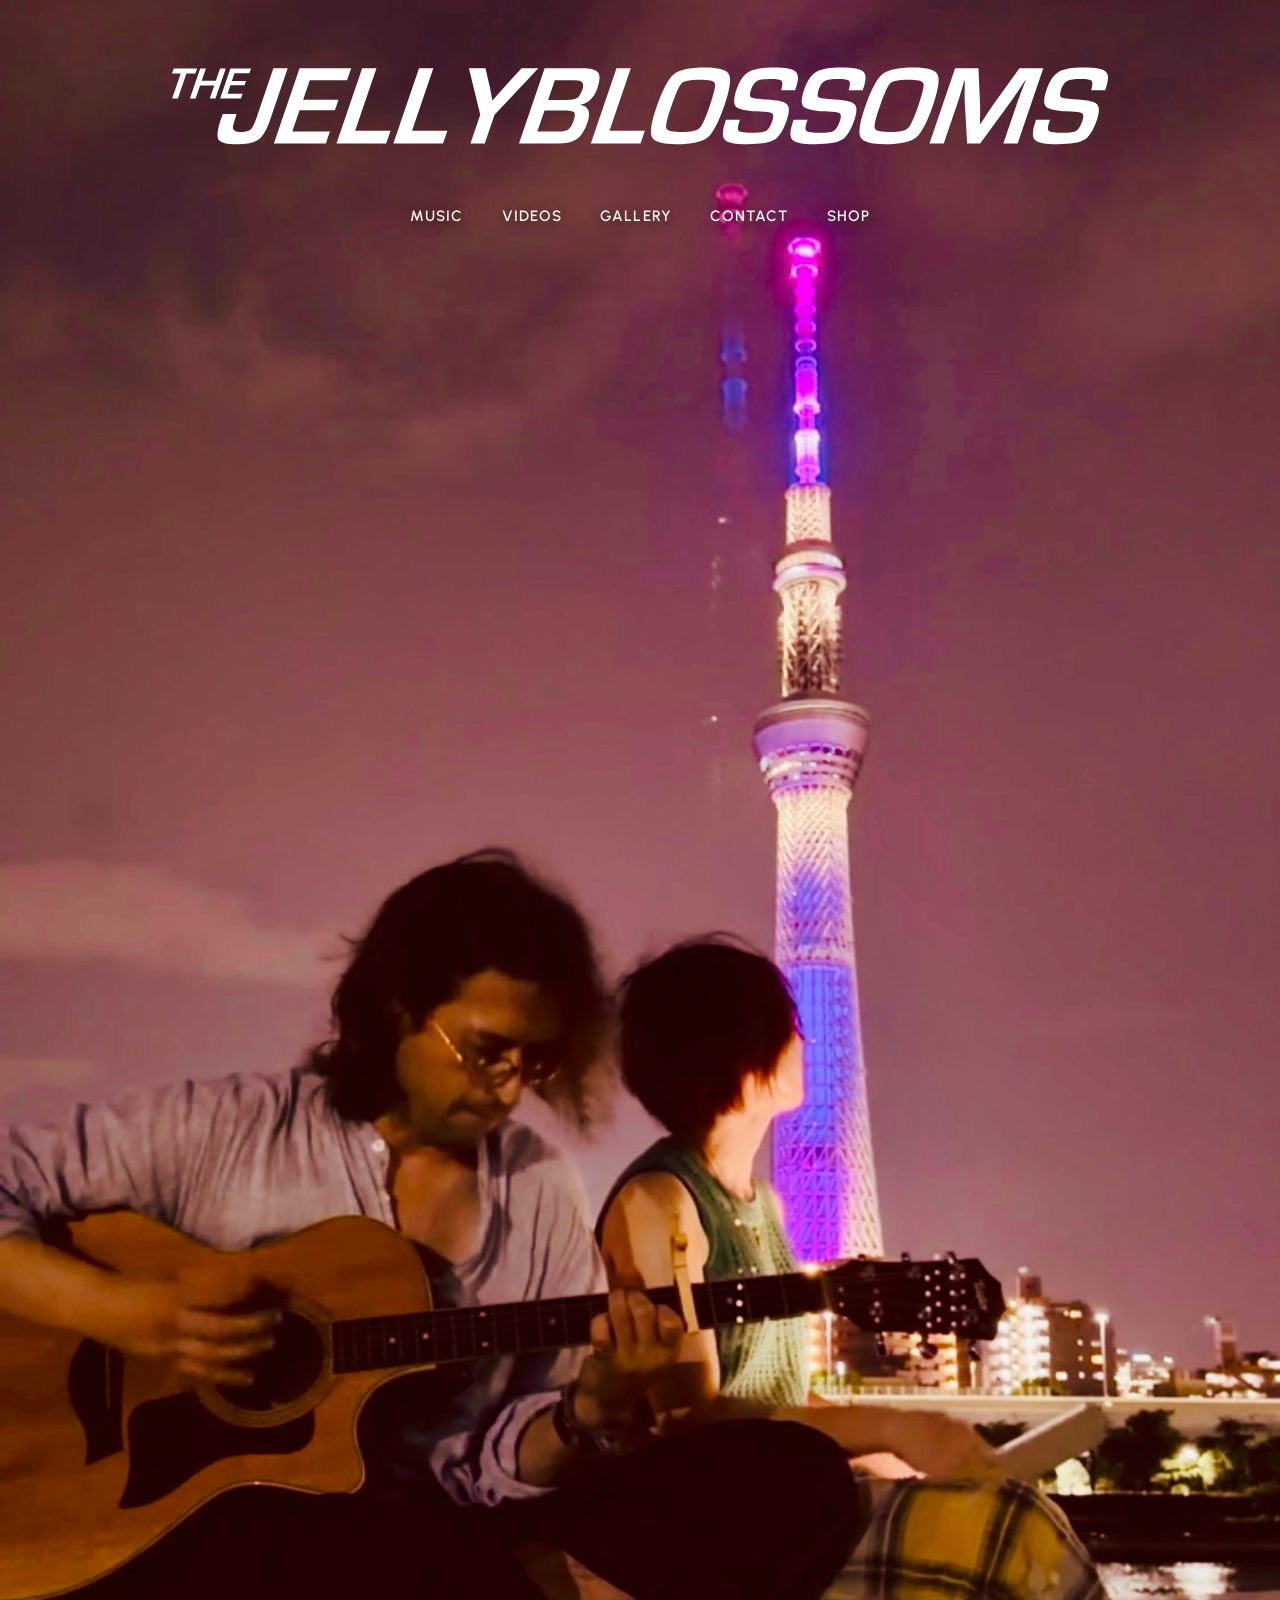
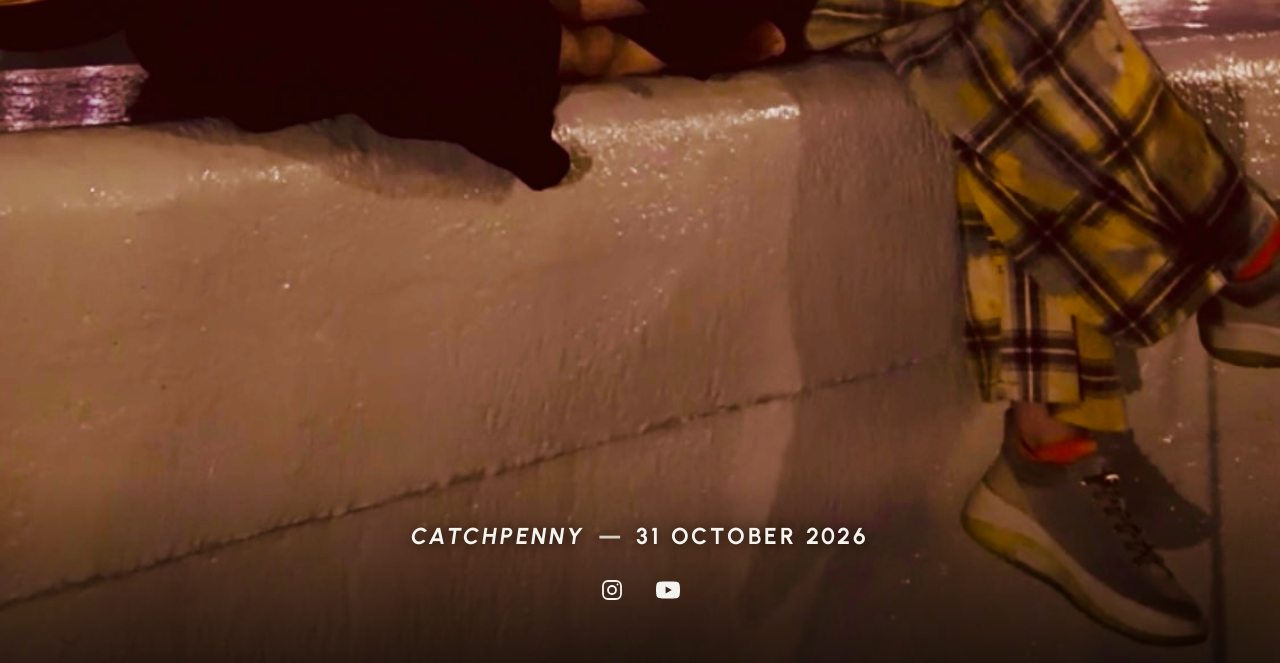
<file: index.html>
<!DOCTYPE html>

<html lang="en">
<head>
<meta charset="utf-8"/>
<meta content="width=device-width,initial-scale=1" name="viewport"/>
<meta content="#100b19" name="theme-color"/>
<meta content="The Jellyblossoms — Catchpenny" name="description"/>
<title>The Jellyblossoms</title>
<link as="image" href="assets/homepage-original.jpg" rel="preload"/>
<link href="https://fonts.googleapis.com" rel="preconnect"/>
<link crossorigin="" href="https://fonts.gstatic.com" rel="preconnect"/>
<link href="styles.css" rel="stylesheet"/>
<link href="assets/favicon.ico" rel="icon" sizes="any"/>
<link href="assets/favicon-512.png" rel="icon" sizes="512x512" type="image/png"/>
<link href="assets/apple-touch-icon.png" rel="apple-touch-icon"/>
<style>
    .social-links { display: flex; justify-content: center; align-items: center; gap: 12px; }
    .social-links a { display: inline-flex; align-items: center; justify-content: center; width: 44px; height: 44px; color: #f5f3ef; border-radius: 6px; text-decoration: none; transition: opacity 150ms ease; }
    .social-links a:hover { opacity: .7; }
    .social-links a:focus-visible { outline: 2px solid currentColor; outline-offset: 3px; }
    .social-links svg { display: block; width: 24px; height: 24px; }
    .home-social-footer { margin-top: 16px; line-height: 1; }
</style>
</head>
<body class="homepage">
<main class="photo-home">
<img alt="The Jellyblossoms playing guitar beside the illuminated Tokyo Skytree at night" class="hero-original" height="1989" src="assets/homepage-original.jpg" width="1125"/>
<header class="site-header">
<a aria-label="The Jellyblossoms — Home" class="brand" href="index.html">
<img alt="The Jellyblossoms" class="brand-logo" height="244" src="assets/jellyblossoms-logo.svg" width="1788"/>
</a>
<nav aria-label="Main navigation" class="nav">
<a href="music.html">Music</a>
<a href="videos.html">Videos</a>
<a href="gallery.html">Gallery</a>
<a href="contact.html">Contact</a>
<a href="shop.html">Shop</a>
</nav>
</header>
<div class="home-bottom">
<p class="release-name">
<em>Catchpenny</em> <span class="release-separator">—</span> 31 October 2026</p>
<footer class="home-social-footer">
<nav class="social-links" aria-label="Footer social media">
      <a
        href="https://www.instagram.com/thejellyblossoms_official/"
        target="_blank"
        rel="noopener noreferrer"
        aria-label="The Jellyblossoms on Instagram (opens in a new tab)"
        title="Instagram"
      >
        <svg
          xmlns="http://www.w3.org/2000/svg"
          viewBox="0 0 24 24"
          fill="none"
          stroke="currentColor"
          stroke-width="1.8"
          aria-hidden="true"
          focusable="false"
        >
          <rect x="3" y="3" width="18" height="18" rx="5"/>
          <circle cx="12" cy="12" r="4"/>
          <circle cx="17.5" cy="6.5" r="1" fill="currentColor" stroke="none"/>
        </svg>
      </a>

      <a
        href="https://www.youtube.com/@thejellyblossoms"
        target="_blank"
        rel="noopener noreferrer"
        aria-label="The Jellyblossoms on YouTube (opens in a new tab)"
        title="YouTube"
      >
        <svg
          xmlns="http://www.w3.org/2000/svg"
          viewBox="0 0 24 24"
          aria-hidden="true"
          focusable="false"
        >
          <path
            fill="currentColor"
            d="M23.5 6.2a3 3 0 0 0-2.1-2.1C19.5 3.6 12 3.6 12 3.6s-7.5 0-9.4.5A3 3 0 0 0 .5 6.2 31 31 0 0 0 0 12a31 31 0 0 0 .5 5.8 3 3 0 0 0 2.1 2.1c1.9.5 9.4.5 9.4.5s7.5 0 9.4-.5a3 3 0 0 0 2.1-2.1A31 31 0 0 0 24 12a31 31 0 0 0-.5-5.8ZM9.6 15.6V8.4l6.2 3.6-6.2 3.6Z"
          />
        </svg>
      </a>
    </nav>
</footer>
</div>
</main>
</body>
</html>
</file>
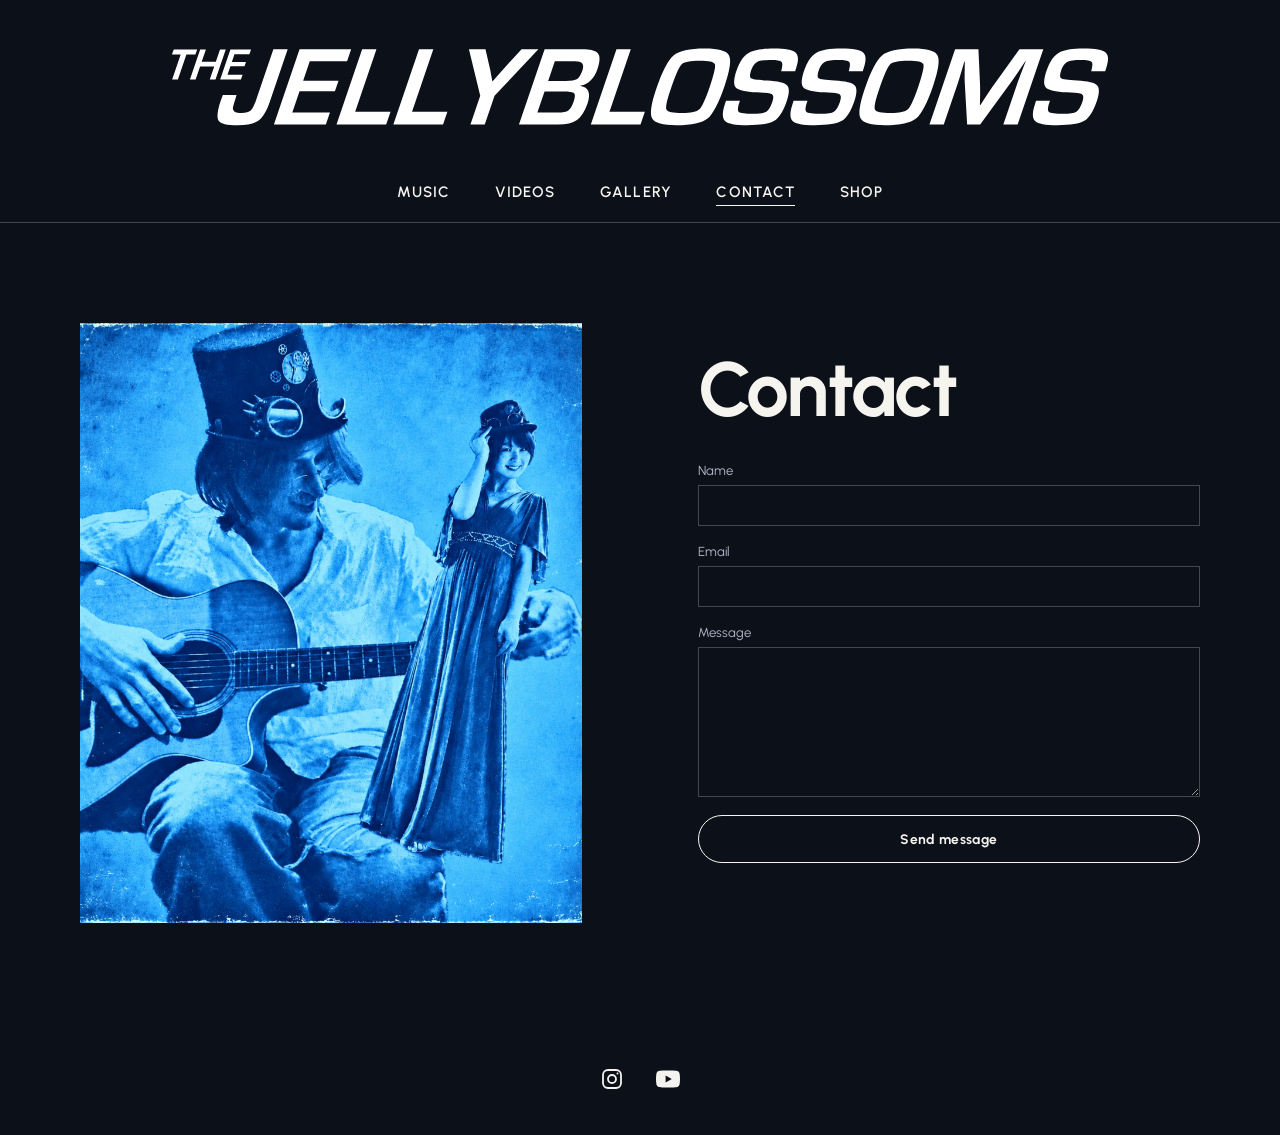
<file: contact.html>
<!DOCTYPE html>

<html lang="en">
<head>
<meta charset="utf-8"/>
<meta content="width=device-width,initial-scale=1" name="viewport"/>
<meta content="#0c1019" name="theme-color"/>
<meta content="The Jellyblossoms — Catchpenny" name="description"/>
<title>Contact — The Jellyblossoms</title>
<link href="https://fonts.googleapis.com" rel="preconnect"/>
<link crossorigin="" href="https://fonts.gstatic.com" rel="preconnect"/>
<link href="styles.css" rel="stylesheet"/>
<link href="assets/favicon.ico" rel="icon" sizes="any"/>
<link href="assets/favicon-512.png" rel="icon" sizes="512x512" type="image/png"/>
<link href="assets/apple-touch-icon.png" rel="apple-touch-icon"/>
<style>
    .social-links { display: flex; justify-content: center; align-items: center; gap: 12px; }
    .social-links a { display: inline-flex; align-items: center; justify-content: center; width: 44px; height: 44px; color: #f5f3ef; border-radius: 6px; text-decoration: none; transition: opacity 150ms ease; }
    .social-links a:hover { opacity: .7; }
    .social-links a:focus-visible { outline: 2px solid currentColor; outline-offset: 3px; }
    .social-links svg { display: block; width: 24px; height: 24px; }
    .home-social-footer { margin-top: 16px; line-height: 1; }
</style>
</head>
<body class="content-page">
<header class="site-header">
<a aria-label="The Jellyblossoms — Home" class="brand" href="index.html">
<img alt="The Jellyblossoms" class="brand-logo" height="244" src="assets/jellyblossoms-logo.svg" width="1788"/>
</a>
<nav aria-label="Main navigation" class="nav">
<a href="music.html">Music</a>
<a href="videos.html">Videos</a>
<a href="gallery.html">Gallery</a>
<a aria-current="page" class="active" href="contact.html">Contact</a>
<a href="shop.html">Shop</a>
</nav>
</header>
<main class="container page-content">
<div class="two-cols">
<img alt="Blue-toned portrait of The Jellyblossoms" class="contact-art" height="2048" src="assets/contact.webp" width="2048"/>
<div>
<h1 class="plain-title">Contact</h1>
<form action="https://formspree.io/f/mvkkzzge" aria-label="Contact The Jellyblossoms" class="contact-form" id="contact-form" method="POST">
<label>Name<input autocomplete="name" maxlength="120" name="name" required=""/>
</label>
<label>Email<input autocomplete="email" name="email" required="" type="email"/>
</label>
<label>Message<textarea maxlength="10000" name="message" required="">
</textarea>
</label>
<button class="action" type="submit">Send message</button>
<p aria-live="polite" class="form-status" id="form-status" role="status">
</p>
</form>
</div>
</div>
</main>
<footer class="footer">
    <nav class="social-links" aria-label="Footer social media">
      <a
        href="https://www.instagram.com/thejellyblossoms_official/"
        target="_blank"
        rel="noopener noreferrer"
        aria-label="The Jellyblossoms on Instagram (opens in a new tab)"
        title="Instagram"
      >
        <svg
          xmlns="http://www.w3.org/2000/svg"
          viewBox="0 0 24 24"
          fill="none"
          stroke="currentColor"
          stroke-width="1.8"
          aria-hidden="true"
          focusable="false"
        >
          <rect x="3" y="3" width="18" height="18" rx="5"/>
          <circle cx="12" cy="12" r="4"/>
          <circle cx="17.5" cy="6.5" r="1" fill="currentColor" stroke="none"/>
        </svg>
      </a>

      <a
        href="https://www.youtube.com/@thejellyblossoms"
        target="_blank"
        rel="noopener noreferrer"
        aria-label="The Jellyblossoms on YouTube (opens in a new tab)"
        title="YouTube"
      >
        <svg
          xmlns="http://www.w3.org/2000/svg"
          viewBox="0 0 24 24"
          aria-hidden="true"
          focusable="false"
        >
          <path
            fill="currentColor"
            d="M23.5 6.2a3 3 0 0 0-2.1-2.1C19.5 3.6 12 3.6 12 3.6s-7.5 0-9.4.5A3 3 0 0 0 .5 6.2 31 31 0 0 0 0 12a31 31 0 0 0 .5 5.8 3 3 0 0 0 2.1 2.1c1.9.5 9.4.5 9.4.5s7.5 0 9.4-.5a3 3 0 0 0 2.1-2.1A31 31 0 0 0 24 12a31 31 0 0 0-.5-5.8ZM9.6 15.6V8.4l6.2 3.6-6.2 3.6Z"
          />
        </svg>
      </a>
    </nav>
  </footer>
<script defer="" src="contact.js">
</script>
</body>
</html>
</file>
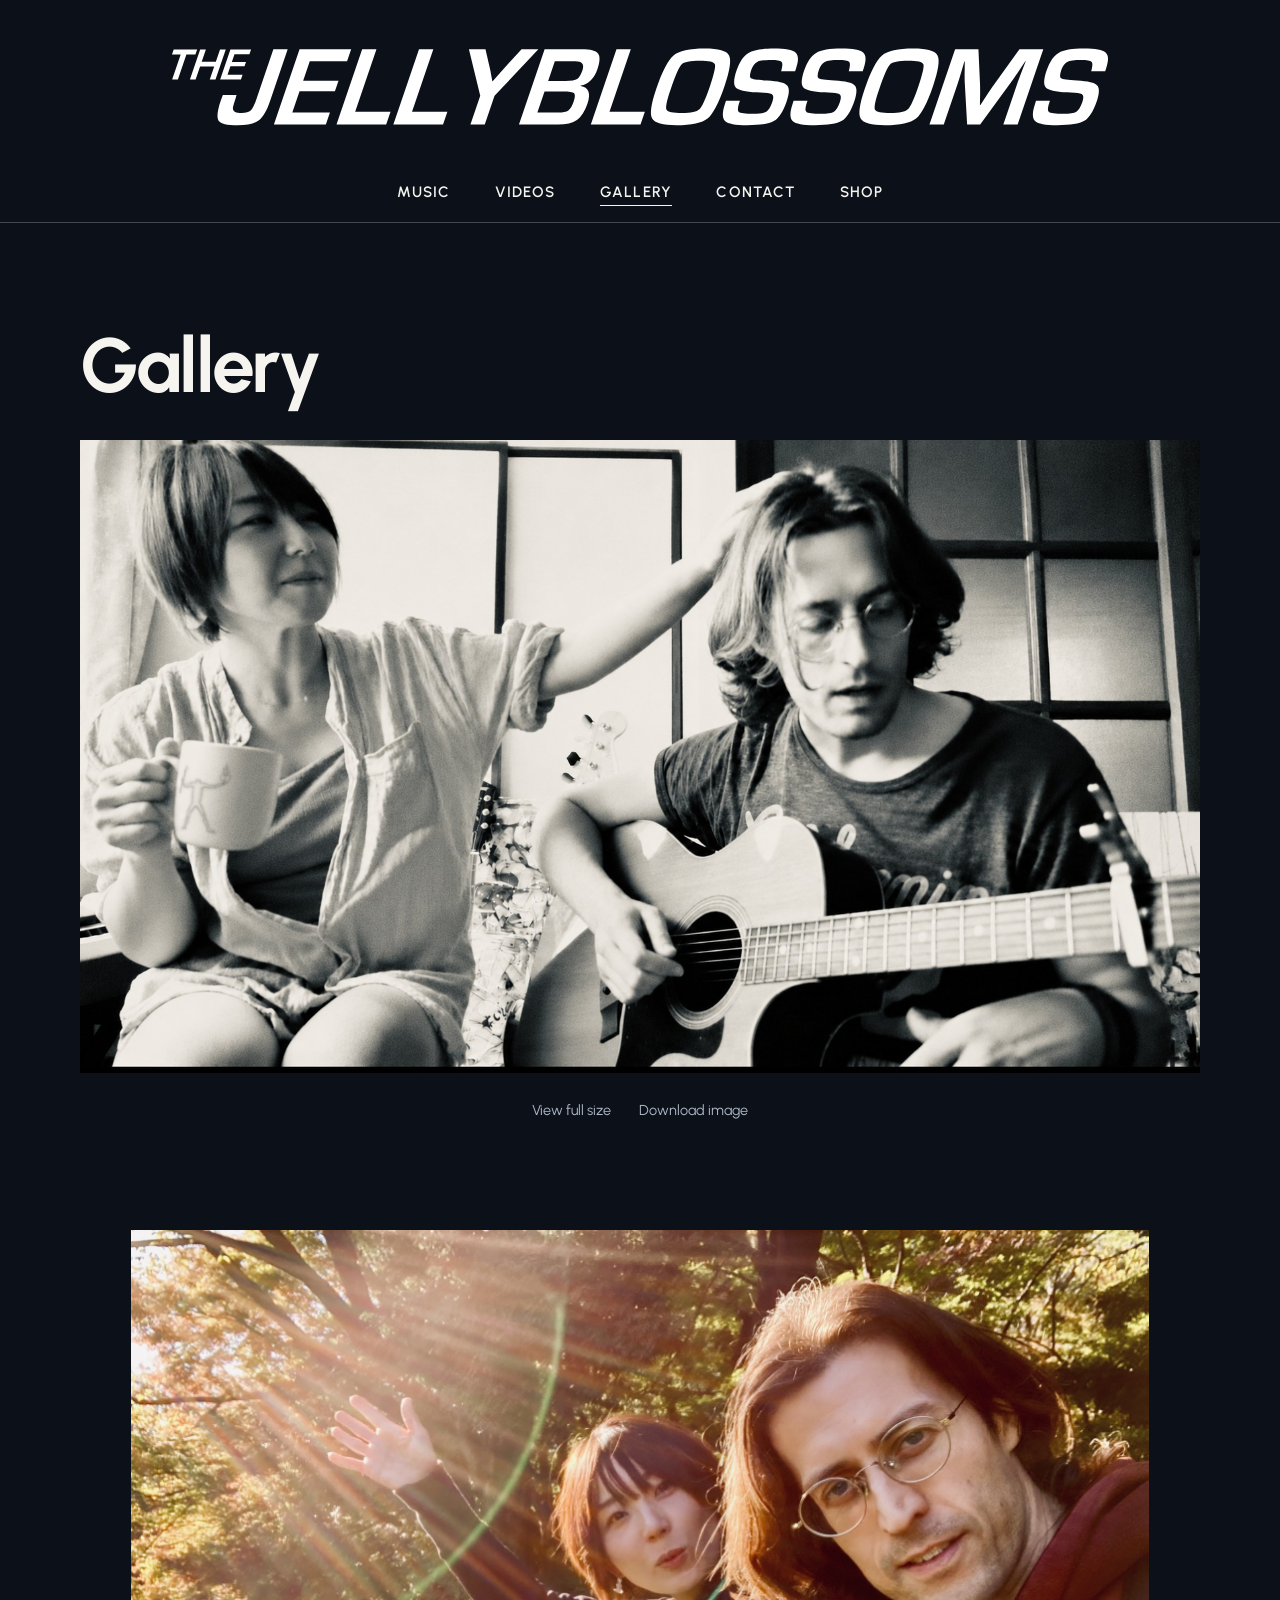
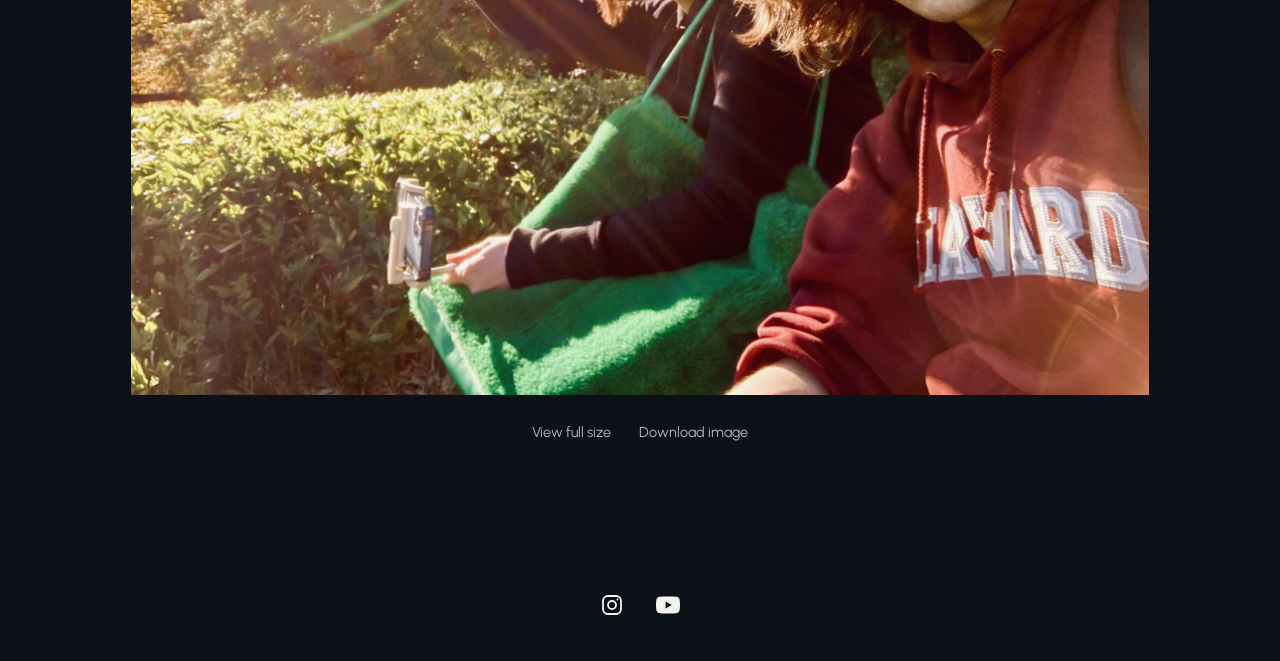
<file: gallery.html>
<!DOCTYPE html>
<html lang="en">
<head>
<meta charset="utf-8"/>
<meta content="width=device-width,initial-scale=1" name="viewport"/>
<meta content="#0c1019" name="theme-color"/>
<meta content="A curated collection of photographs and images from The Jellyblossoms." name="description"/>
<title>Gallery — The Jellyblossoms</title>
<link href="https://fonts.googleapis.com" rel="preconnect"/>
<link crossorigin="" href="https://fonts.gstatic.com" rel="preconnect"/>
<link href="styles.css" rel="stylesheet"/>
<link href="assets/favicon.ico" rel="icon" sizes="any"/>
<link href="assets/favicon-512.png" rel="icon" sizes="512x512" type="image/png"/>
<link href="assets/apple-touch-icon.png" rel="apple-touch-icon"/>
<style>
    .social-links { display: flex; justify-content: center; align-items: center; gap: 12px; }
    .social-links a { display: inline-flex; align-items: center; justify-content: center; width: 44px; height: 44px; color: #f5f3ef; border-radius: 6px; text-decoration: none; transition: opacity 150ms ease; }
    .social-links a:hover { opacity: .7; }
    .social-links a:focus-visible { outline: 2px solid currentColor; outline-offset: 3px; }
    .social-links svg { display: block; width: 24px; height: 24px; }
    .home-social-footer { margin-top: 16px; line-height: 1; }
.gallery { display: grid; gap: clamp(56px, 8vw, 112px); }
    .gallery figure { margin: 0; }
    .gallery-photo-link { display: block; width: fit-content; max-width: 100%; margin: 0 auto; cursor: zoom-in; }
    .gallery-photo { display: block; width: auto; height: auto; max-width: 100%; max-height: 85svh; }
    .gallery-caption { display: flex; justify-content: center; flex-wrap: wrap; gap: 12px 28px; margin-top: 20px; color: var(--muted); font-size: .9rem; }
    .gallery-caption a { display: inline-block; padding: 8px 0; text-underline-offset: 5px; }
    .gallery-caption a:hover { color: var(--ink); text-decoration: underline; }
    .gallery a:focus-visible, .gallery-viewer button:focus-visible { outline: 2px solid var(--ink); outline-offset: 5px; }
    .gallery-viewer { border: 0; padding: 56px 16px 20px; width: 96vw; max-width: 1800px; max-height: 96svh; background: var(--bg); color: var(--ink); }
    .gallery-viewer::backdrop { background: rgba(0,0,0,.9); }
    .gallery-viewer img { display: block; width: auto; height: auto; max-width: 100%; max-height: 78svh; margin: 0 auto; }
    .gallery-close { position: absolute; right: 12px; top: 8px; width: 44px; height: 44px; border: 0; background: transparent; color: inherit; font-size: 30px; line-height: 1; cursor: pointer; }
</style>
</head>
<body class="content-page">
<header class="site-header">
<a aria-label="The Jellyblossoms — Home" class="brand" href="index.html">
<img alt="The Jellyblossoms" class="brand-logo" height="244" src="assets/jellyblossoms-logo.svg" width="1788"/>
</a>
<nav aria-label="Main navigation" class="nav">
<a href="music.html">Music</a>
<a href="videos.html">Videos</a>
<a aria-current="page" class="active" href="gallery.html">Gallery</a>
<a href="contact.html">Contact</a>
<a href="shop.html">Shop</a>
</nav>
</header>
<main class="container page-content">
  <h1 class="plain-title">Gallery</h1>
  <div class="gallery">
    <figure>
      <a class="gallery-photo-link" href="gallery-photo-01-full.png" data-gallery-open aria-label="View full-size photograph">
        <img class="gallery-photo" src="gallery-photo-01.jpg" width="1667" height="943" alt="Black-and-white portrait of Mizue holding a mug beside Tyler playing acoustic guitar." decoding="async"/>
      </a>
      <figcaption class="gallery-caption">
        <a href="gallery-photo-01-full.png" data-gallery-open>View full size</a>
        <a href="gallery-photo-01-full.png" download="The-Jellyblossoms-01.png">Download image</a>
      </figcaption>
    </figure>
    <figure>
      <a class="gallery-photo-link" href="gallery-photo-02.jpg" data-gallery-open aria-label="View full-size photograph">
        <img class="gallery-photo" src="gallery-photo-02.jpg" width="2048" height="1538" alt="Mizue waves beside Tyler in a sunlit garden." loading="lazy" decoding="async"/>
      </a>
      <figcaption class="gallery-caption">
        <a href="gallery-photo-02.jpg" data-gallery-open>View full size</a>
        <a href="gallery-photo-02.jpg" download="The-Jellyblossoms-02.jpg">Download image</a>
      </figcaption>
    </figure>
  </div>
</main>
<footer class="footer">
    <nav class="social-links" aria-label="Footer social media">
      <a
        href="https://www.instagram.com/thejellyblossoms_official/"
        target="_blank"
        rel="noopener noreferrer"
        aria-label="The Jellyblossoms on Instagram (opens in a new tab)"
        title="Instagram"
      >
        <svg
          xmlns="http://www.w3.org/2000/svg"
          viewBox="0 0 24 24"
          fill="none"
          stroke="currentColor"
          stroke-width="1.8"
          aria-hidden="true"
          focusable="false"
        >
          <rect x="3" y="3" width="18" height="18" rx="5"/>
          <circle cx="12" cy="12" r="4"/>
          <circle cx="17.5" cy="6.5" r="1" fill="currentColor" stroke="none"/>
        </svg>
      </a>

      <a
        href="https://www.youtube.com/@thejellyblossoms"
        target="_blank"
        rel="noopener noreferrer"
        aria-label="The Jellyblossoms on YouTube (opens in a new tab)"
        title="YouTube"
      >
        <svg
          xmlns="http://www.w3.org/2000/svg"
          viewBox="0 0 24 24"
          aria-hidden="true"
          focusable="false"
        >
          <path
            fill="currentColor"
            d="M23.5 6.2a3 3 0 0 0-2.1-2.1C19.5 3.6 12 3.6 12 3.6s-7.5 0-9.4.5A3 3 0 0 0 .5 6.2 31 31 0 0 0 0 12a31 31 0 0 0 .5 5.8 3 3 0 0 0 2.1 2.1c1.9.5 9.4.5 9.4.5s7.5 0 9.4-.5a3 3 0 0 0 2.1-2.1A31 31 0 0 0 24 12a31 31 0 0 0-.5-5.8ZM9.6 15.6V8.4l6.2 3.6-6.2 3.6Z"
          />
        </svg>
      </a>
    </nav>
  </footer>

<dialog class="gallery-viewer" aria-label="Full-size photograph" id="gallery-viewer">
  <button class="gallery-close" type="button" aria-label="Close photograph">×</button>
  <img alt=""/>
</dialog>
<script>
  (() => {
    const viewer = document.getElementById('gallery-viewer');
    if (!viewer || typeof viewer.showModal !== 'function') return;
    const image = viewer.querySelector('img');
    let previousOverflow;
    document.querySelectorAll('[data-gallery-open]').forEach(link => {
      link.addEventListener('click', event => {
        if (event.ctrlKey || event.metaKey || event.shiftKey || event.altKey) return;
        event.preventDefault();
        image.alt = link.closest('figure').querySelector('img').alt;
        image.src = link.href;
        previousOverflow = document.body.style.overflow;
        document.body.style.overflow = 'hidden';
        viewer.showModal();
      });
    });
    viewer.querySelector('button').addEventListener('click', () => viewer.close());
    viewer.addEventListener('click', event => {
      if (event.target !== viewer) return;
      const box = viewer.getBoundingClientRect();
      if (event.clientX < box.left || event.clientX > box.right || event.clientY < box.top || event.clientY > box.bottom) viewer.close();
    });
    viewer.addEventListener('close', () => { document.body.style.overflow = previousOverflow || ''; });
  })();
</script>
</body>
</html>
</file>
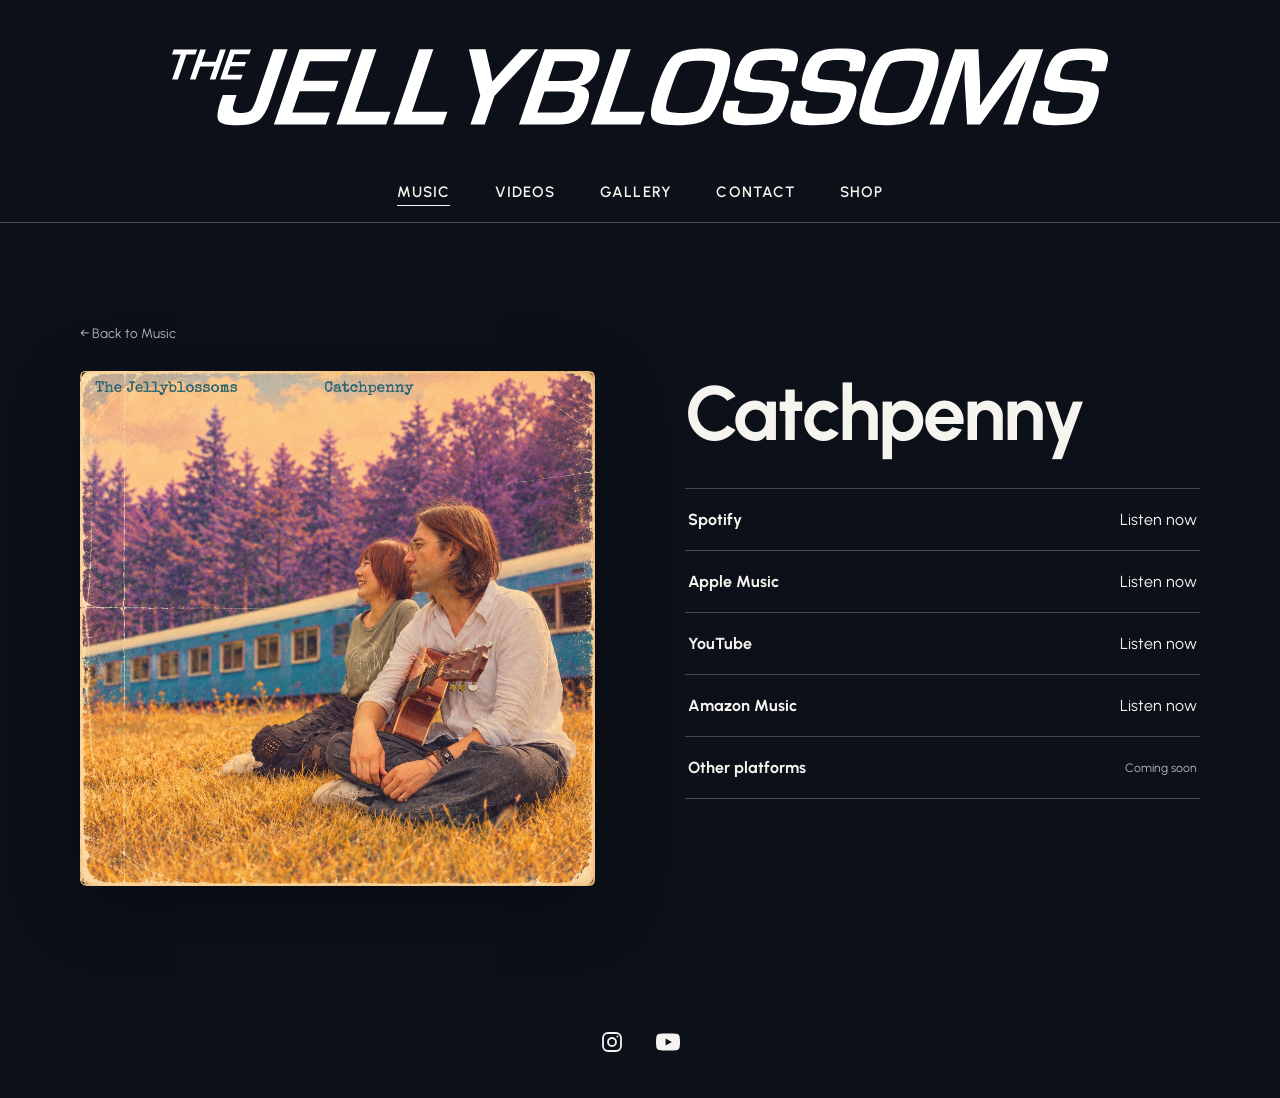
<file: listen.html>
<!DOCTYPE html>
<html lang="en">
<head>
  <meta charset="utf-8"/>
  <meta content="width=device-width,initial-scale=1" name="viewport"/>
  <meta content="#0c1019" name="theme-color"/>
  <meta content="The Jellyblossoms — Catchpenny" name="description"/>
  <title>Listen / Buy — The Jellyblossoms</title>
  <link href="https://fonts.googleapis.com" rel="preconnect"/>
  <link crossorigin="" href="https://fonts.gstatic.com" rel="preconnect"/>
  <link href="styles.css" rel="stylesheet"/>
  <link href="assets/favicon.ico" rel="icon" sizes="any"/>
  <link href="assets/favicon-512.png" rel="icon" sizes="512x512" type="image/png"/>
  <link href="assets/apple-touch-icon.png" rel="apple-touch-icon"/>

  <style>
    .social-links { display: flex; justify-content: center; align-items: center; gap: 12px; }
    .social-links a { display: inline-flex; align-items: center; justify-content: center; width: 44px; height: 44px; color: #f5f3ef; border-radius: 6px; text-decoration: none; transition: opacity 150ms ease; }
    .social-links a:hover { opacity: .7; }
    .social-links a:focus-visible { outline: 2px solid currentColor; outline-offset: 3px; }
    .social-links svg { display: block; width: 24px; height: 24px; }
    .home-social-footer { margin-top: 16px; line-height: 1; }
</style>
</head>
<body class="content-page">
  <header class="site-header">
    <a aria-label="The Jellyblossoms — Home" class="brand" href="index.html">
      <img alt="The Jellyblossoms" class="brand-logo" height="244" src="assets/jellyblossoms-logo.svg" width="1788"/>
    </a>
    <nav aria-label="Main navigation" class="nav">
      <a aria-current="page" class="active" href="music.html">Music</a>
      <a href="videos.html">Videos</a>
<a href="gallery.html">Gallery</a>
      <a href="contact.html">Contact</a>
      <a href="shop.html">Shop</a>
    </nav>
  </header>

  <main class="container page-content">
    <a class="back" href="music.html">← Back to Music</a>
    <div class="listen-layout">
      <img alt="Catchpenny EP cover" class="cover listen-cover" height="2048" src="assets/catchpenny.webp" width="2048"/>
      <div>
        <h1 class="plain-title">Catchpenny</h1>
        <div class="link-stack">
          <div class="link-row">
            <strong>Spotify</strong>
            <a href="https://open.spotify.com/artist/0wmB99MSkFSxDm0GYqYw6N" target="_blank" rel="noopener noreferrer">Listen now</a>
          </div>
          <div class="link-row">
            <strong>Apple Music</strong>
            <a href="https://music.apple.com/us/artist/the-jellyblossoms/6826608294" target="_blank" rel="noopener noreferrer">Listen now</a>
          </div>
          <div class="link-row">
            <strong>YouTube</strong>
            <a href="https://www.youtube.com/watch?v=NvrqF4zsF0Q&amp;list=OLAK5uy_loTuxx0JgdwzyrJKyxvXiv0VlnxEfeDd8" target="_blank" rel="noopener noreferrer">Listen now</a>
          </div>
          <div class="link-row">
            <strong>Amazon Music</strong>
            <a href="https://amazon.co.jp/music/player/albums/B0HQ6F68MK?marketplaceId=A1VC38T7YXB528&amp;musicTerritory=JP&amp;ref=dm_sh_9OHnwH1P0blNOKltnZwQuFBXw" target="_blank" rel="noopener noreferrer">Listen now</a>
          </div>
          <div class="link-row">
            <strong>Other platforms</strong>
            <span>Coming soon</span>
          </div>
        </div>
      </div>
    </div>
  </main>

  <footer class="footer">
    <nav class="social-links" aria-label="Footer social media">
      <a
        href="https://www.instagram.com/thejellyblossoms_official/"
        target="_blank"
        rel="noopener noreferrer"
        aria-label="The Jellyblossoms on Instagram (opens in a new tab)"
        title="Instagram"
      >
        <svg
          xmlns="http://www.w3.org/2000/svg"
          viewBox="0 0 24 24"
          fill="none"
          stroke="currentColor"
          stroke-width="1.8"
          aria-hidden="true"
          focusable="false"
        >
          <rect x="3" y="3" width="18" height="18" rx="5"/>
          <circle cx="12" cy="12" r="4"/>
          <circle cx="17.5" cy="6.5" r="1" fill="currentColor" stroke="none"/>
        </svg>
      </a>

      <a
        href="https://www.youtube.com/@thejellyblossoms"
        target="_blank"
        rel="noopener noreferrer"
        aria-label="The Jellyblossoms on YouTube (opens in a new tab)"
        title="YouTube"
      >
        <svg
          xmlns="http://www.w3.org/2000/svg"
          viewBox="0 0 24 24"
          aria-hidden="true"
          focusable="false"
        >
          <path
            fill="currentColor"
            d="M23.5 6.2a3 3 0 0 0-2.1-2.1C19.5 3.6 12 3.6 12 3.6s-7.5 0-9.4.5A3 3 0 0 0 .5 6.2 31 31 0 0 0 0 12a31 31 0 0 0 .5 5.8 3 3 0 0 0 2.1 2.1c1.9.5 9.4.5 9.4.5s7.5 0 9.4-.5a3 3 0 0 0 2.1-2.1A31 31 0 0 0 24 12a31 31 0 0 0-.5-5.8ZM9.6 15.6V8.4l6.2 3.6-6.2 3.6Z"
          />
        </svg>
      </a>
    </nav>
  </footer>
</body>
</html>
</file>
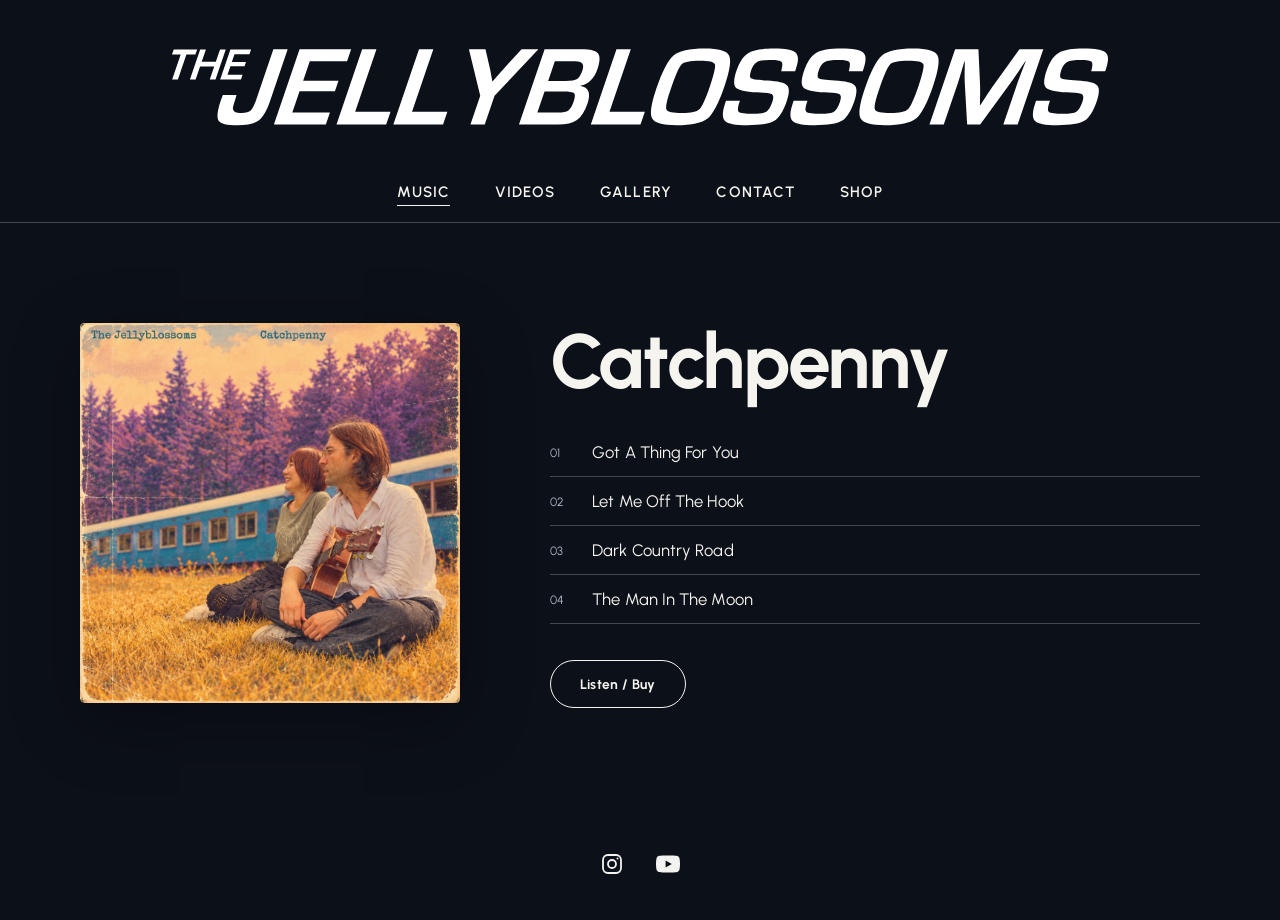
<file: music.html>
<!DOCTYPE html>
<html lang="en">
<head>
<meta charset="utf-8"/>
<meta content="width=device-width,initial-scale=1" name="viewport"/>
<meta content="#0c1019" name="theme-color"/>
<meta content="The Jellyblossoms — Catchpenny" name="description"/>
<title>Music — The Jellyblossoms</title>
<link href="https://fonts.googleapis.com" rel="preconnect"/>
<link crossorigin="" href="https://fonts.gstatic.com" rel="preconnect"/>
<link href="styles.css" rel="stylesheet"/>
<link href="assets/favicon.ico" rel="icon" sizes="any"/>
<link href="assets/favicon-512.png" rel="icon" sizes="512x512" type="image/png"/>
<link href="assets/apple-touch-icon.png" rel="apple-touch-icon"/>
<style>
    .social-links { display: flex; justify-content: center; align-items: center; gap: 12px; }
    .social-links a { display: inline-flex; align-items: center; justify-content: center; width: 44px; height: 44px; color: #f5f3ef; border-radius: 6px; text-decoration: none; transition: opacity 150ms ease; }
    .social-links a:hover { opacity: .7; }
    .social-links a:focus-visible { outline: 2px solid currentColor; outline-offset: 3px; }
    .social-links svg { display: block; width: 24px; height: 24px; }
    .home-social-footer { margin-top: 16px; line-height: 1; }
</style>
</head>
<body class="content-page">
<header class="site-header">
<a aria-label="The Jellyblossoms — Home" class="brand" href="index.html">
<img alt="The Jellyblossoms" class="brand-logo" height="244" src="assets/jellyblossoms-logo.svg" width="1788"/>
</a>
<nav aria-label="Main navigation" class="nav">
<a aria-current="page" class="active" href="music.html">Music</a>
<a href="videos.html">Videos</a>
<a href="gallery.html">Gallery</a>
<a href="contact.html">Contact</a>
<a href="shop.html">Shop</a>
</nav>
</header>
<main class="container page-content">
<div class="music-layout">
<img alt="Catchpenny EP cover" class="cover" height="2048" src="assets/catchpenny.webp" width="2048"/>
<div>
<h1 class="heading">Catchpenny</h1>
<ol class="tracks">
<li>Got A Thing For You</li>
<li>Let Me Off The Hook</li>
<li>Dark Country Road</li>
<li>The Man In The Moon</li>
</ol>
<a class="action" href="listen.html">Listen / Buy</a>
</div>
</div>
</main>
<footer class="footer">
    <nav class="social-links" aria-label="Footer social media">
      <a
        href="https://www.instagram.com/thejellyblossoms_official/"
        target="_blank"
        rel="noopener noreferrer"
        aria-label="The Jellyblossoms on Instagram (opens in a new tab)"
        title="Instagram"
      >
        <svg
          xmlns="http://www.w3.org/2000/svg"
          viewBox="0 0 24 24"
          fill="none"
          stroke="currentColor"
          stroke-width="1.8"
          aria-hidden="true"
          focusable="false"
        >
          <rect x="3" y="3" width="18" height="18" rx="5"/>
          <circle cx="12" cy="12" r="4"/>
          <circle cx="17.5" cy="6.5" r="1" fill="currentColor" stroke="none"/>
        </svg>
      </a>

      <a
        href="https://www.youtube.com/@thejellyblossoms"
        target="_blank"
        rel="noopener noreferrer"
        aria-label="The Jellyblossoms on YouTube (opens in a new tab)"
        title="YouTube"
      >
        <svg
          xmlns="http://www.w3.org/2000/svg"
          viewBox="0 0 24 24"
          aria-hidden="true"
          focusable="false"
        >
          <path
            fill="currentColor"
            d="M23.5 6.2a3 3 0 0 0-2.1-2.1C19.5 3.6 12 3.6 12 3.6s-7.5 0-9.4.5A3 3 0 0 0 .5 6.2 31 31 0 0 0 0 12a31 31 0 0 0 .5 5.8 3 3 0 0 0 2.1 2.1c1.9.5 9.4.5 9.4.5s7.5 0 9.4-.5a3 3 0 0 0 2.1-2.1A31 31 0 0 0 24 12a31 31 0 0 0-.5-5.8ZM9.6 15.6V8.4l6.2 3.6-6.2 3.6Z"
          />
        </svg>
      </a>
    </nav>
  </footer>
</body>
</html>
</file>
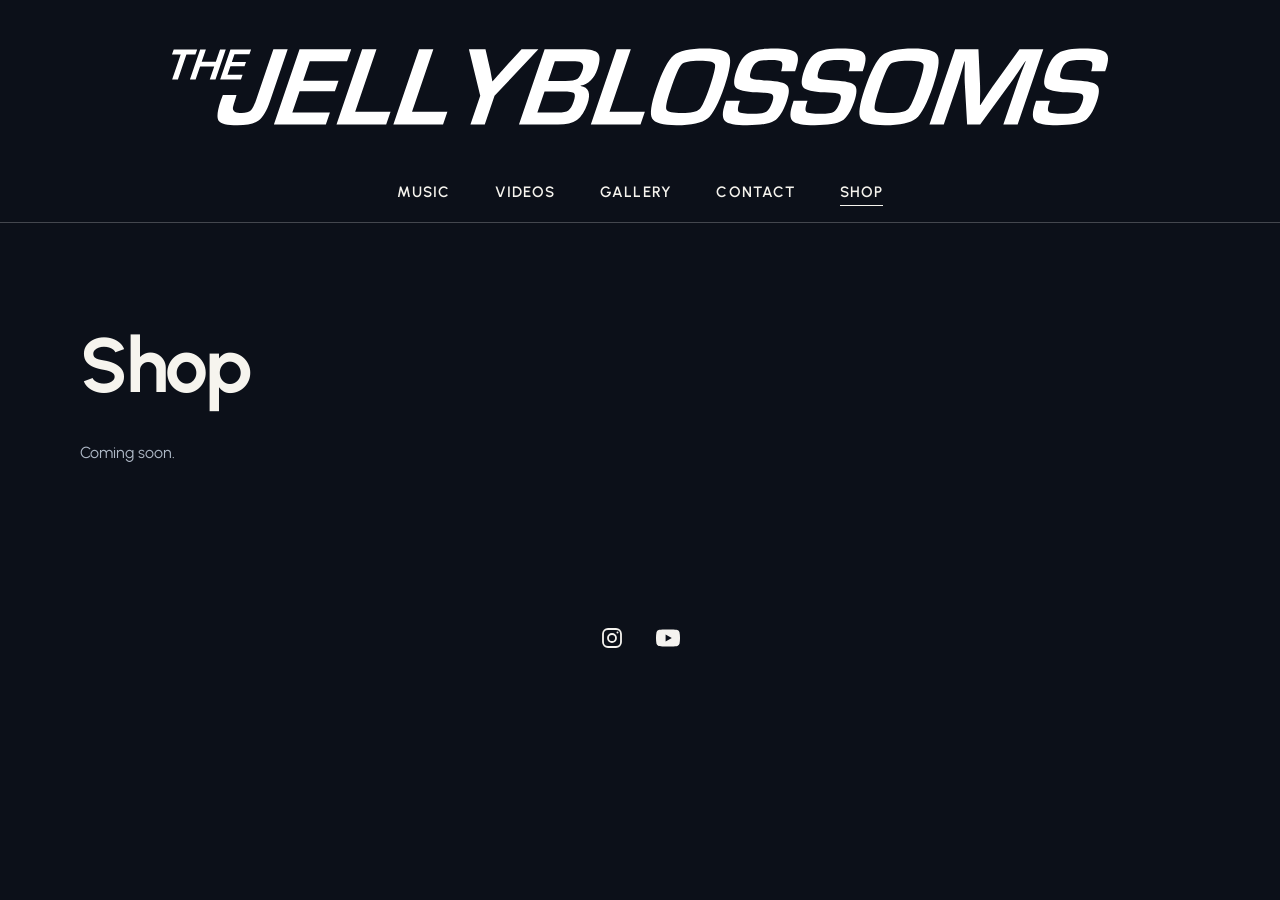
<file: shop.html>
<!DOCTYPE html>
<html lang="en">
<head>
<meta charset="utf-8"/>
<meta content="width=device-width,initial-scale=1" name="viewport"/>
<meta content="#0c1019" name="theme-color"/>
<meta content="The Jellyblossoms — Catchpenny" name="description"/>
<title>Shop — The Jellyblossoms</title>
<link href="https://fonts.googleapis.com" rel="preconnect"/>
<link crossorigin="" href="https://fonts.gstatic.com" rel="preconnect"/>
<link href="styles.css" rel="stylesheet"/>
<link href="assets/favicon.ico" rel="icon" sizes="any"/>
<link href="assets/favicon-512.png" rel="icon" sizes="512x512" type="image/png"/>
<link href="assets/apple-touch-icon.png" rel="apple-touch-icon"/>
<style>
    .social-links { display: flex; justify-content: center; align-items: center; gap: 12px; }
    .social-links a { display: inline-flex; align-items: center; justify-content: center; width: 44px; height: 44px; color: #f5f3ef; border-radius: 6px; text-decoration: none; transition: opacity 150ms ease; }
    .social-links a:hover { opacity: .7; }
    .social-links a:focus-visible { outline: 2px solid currentColor; outline-offset: 3px; }
    .social-links svg { display: block; width: 24px; height: 24px; }
    .home-social-footer { margin-top: 16px; line-height: 1; }
</style>
</head>
<body class="content-page">
<header class="site-header">
<a aria-label="The Jellyblossoms — Home" class="brand" href="index.html">
<img alt="The Jellyblossoms" class="brand-logo" height="244" src="assets/jellyblossoms-logo.svg" width="1788"/>
</a>
<nav aria-label="Main navigation" class="nav">
<a href="music.html">Music</a>
<a href="videos.html">Videos</a>
<a href="gallery.html">Gallery</a>
<a href="contact.html">Contact</a>
<a aria-current="page" class="active" href="shop.html">Shop</a>
</nav>
</header>
<main class="container page-content">
<h1 class="plain-title">Shop</h1>
<p class="quiet">Coming soon.</p>
</main>
<footer class="footer">
    <nav class="social-links" aria-label="Footer social media">
      <a
        href="https://www.instagram.com/thejellyblossoms_official/"
        target="_blank"
        rel="noopener noreferrer"
        aria-label="The Jellyblossoms on Instagram (opens in a new tab)"
        title="Instagram"
      >
        <svg
          xmlns="http://www.w3.org/2000/svg"
          viewBox="0 0 24 24"
          fill="none"
          stroke="currentColor"
          stroke-width="1.8"
          aria-hidden="true"
          focusable="false"
        >
          <rect x="3" y="3" width="18" height="18" rx="5"/>
          <circle cx="12" cy="12" r="4"/>
          <circle cx="17.5" cy="6.5" r="1" fill="currentColor" stroke="none"/>
        </svg>
      </a>

      <a
        href="https://www.youtube.com/@thejellyblossoms"
        target="_blank"
        rel="noopener noreferrer"
        aria-label="The Jellyblossoms on YouTube (opens in a new tab)"
        title="YouTube"
      >
        <svg
          xmlns="http://www.w3.org/2000/svg"
          viewBox="0 0 24 24"
          aria-hidden="true"
          focusable="false"
        >
          <path
            fill="currentColor"
            d="M23.5 6.2a3 3 0 0 0-2.1-2.1C19.5 3.6 12 3.6 12 3.6s-7.5 0-9.4.5A3 3 0 0 0 .5 6.2 31 31 0 0 0 0 12a31 31 0 0 0 .5 5.8 3 3 0 0 0 2.1 2.1c1.9.5 9.4.5 9.4.5s7.5 0 9.4-.5a3 3 0 0 0 2.1-2.1A31 31 0 0 0 24 12a31 31 0 0 0-.5-5.8ZM9.6 15.6V8.4l6.2 3.6-6.2 3.6Z"
          />
        </svg>
      </a>
    </nav>
  </footer>
</body>
</html>
</file>
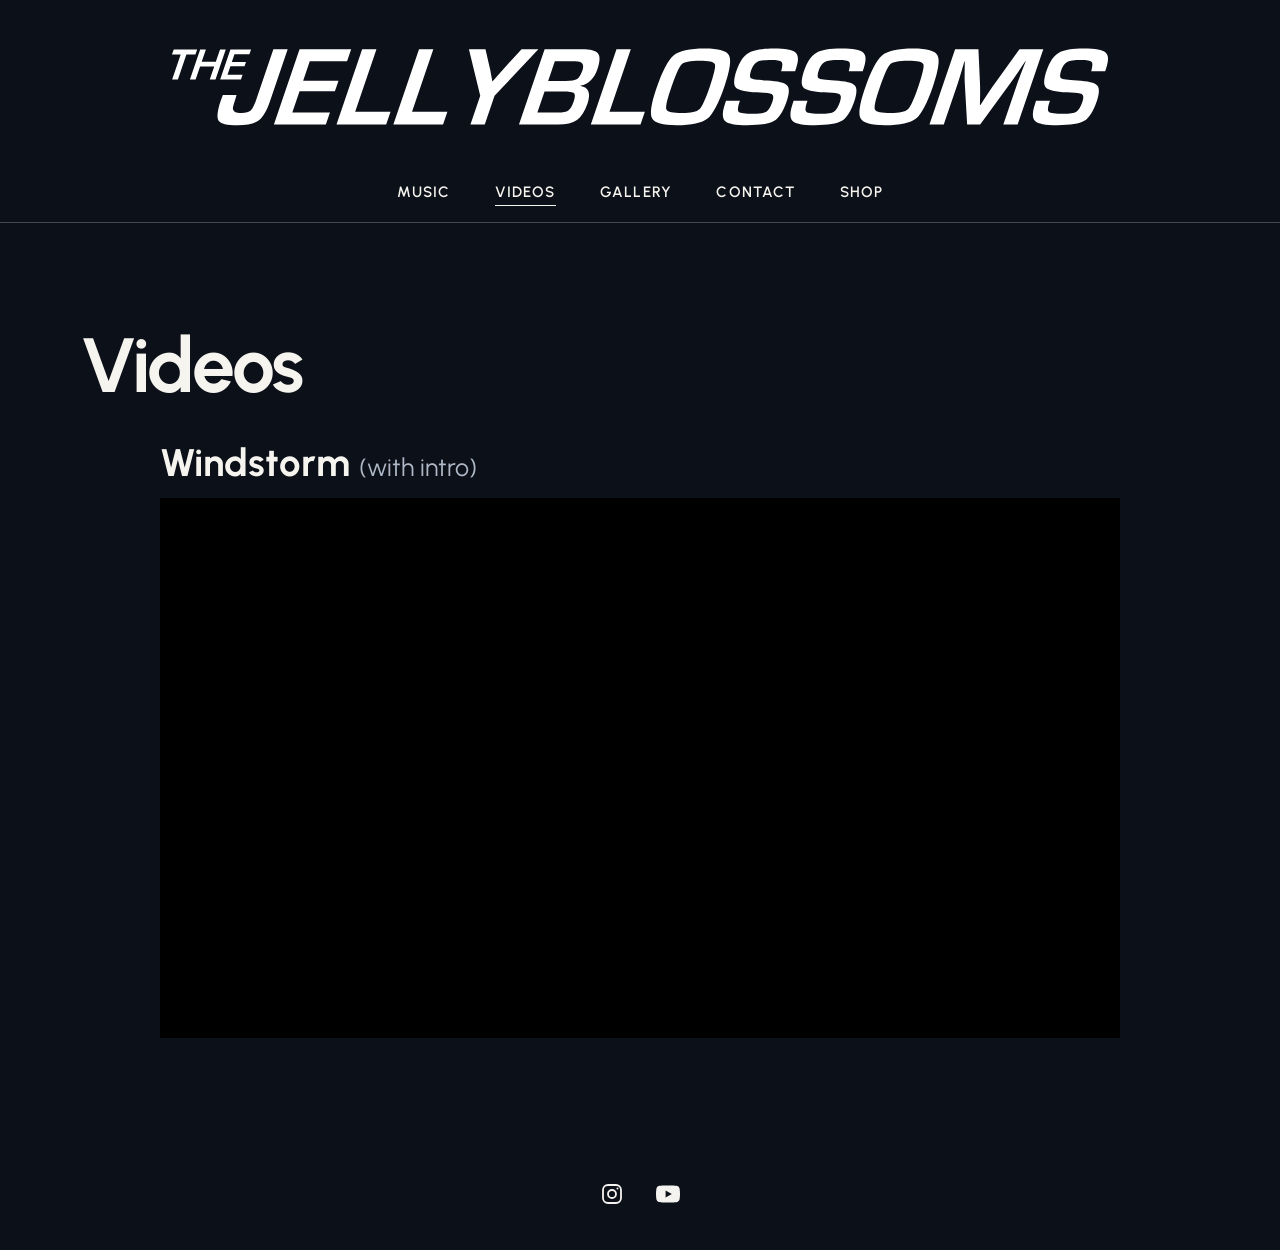
<file: videos.html>
<!DOCTYPE html>
<html lang="en">
<head>
<meta charset="utf-8"/>
<meta content="width=device-width,initial-scale=1" name="viewport"/>
<meta content="#0c1019" name="theme-color"/>
<meta content="The Jellyblossoms — Catchpenny" name="description"/>
<title>Videos — The Jellyblossoms</title>
<link href="https://fonts.googleapis.com" rel="preconnect"/>
<link crossorigin="" href="https://fonts.gstatic.com" rel="preconnect"/>
<link href="styles.css" rel="stylesheet"/>
<link href="assets/favicon.ico" rel="icon" sizes="any"/>
<link href="assets/favicon-512.png" rel="icon" sizes="512x512" type="image/png"/>
<link href="assets/apple-touch-icon.png" rel="apple-touch-icon"/>
<style>
    .social-links { display: flex; justify-content: center; align-items: center; gap: 12px; }
    .social-links a { display: inline-flex; align-items: center; justify-content: center; width: 44px; height: 44px; color: #f5f3ef; border-radius: 6px; text-decoration: none; transition: opacity 150ms ease; }
    .social-links a:hover { opacity: .7; }
    .social-links a:focus-visible { outline: 2px solid currentColor; outline-offset: 3px; }
    .social-links svg { display: block; width: 24px; height: 24px; }
    .home-social-footer { margin-top: 16px; line-height: 1; }
.featured-video { max-width: 960px; margin: 0 auto; }
    .featured-video h2 { margin: 0 0 12px; font-size: clamp(1.6rem, 3vw, 2.4rem); line-height: 1.2; }
    .featured-video h2 span { font-size: .65em; font-weight: 400; color: var(--muted); }
    
    .video-player { width: 100%; aspect-ratio: 16 / 9; background: #000; }
    .video-player iframe { display: block; width: 100%; height: 100%; border: 0; }
    
</style>
</head>
<body class="content-page">
<header class="site-header">
<a aria-label="The Jellyblossoms — Home" class="brand" href="index.html">
<img alt="The Jellyblossoms" class="brand-logo" height="244" src="assets/jellyblossoms-logo.svg" width="1788"/>
</a>
<nav aria-label="Main navigation" class="nav">
<a href="music.html">Music</a>
<a aria-current="page" class="active" href="videos.html">Videos</a>
<a href="gallery.html">Gallery</a>
<a href="contact.html">Contact</a>
<a href="shop.html">Shop</a>
</nav>
</header>
<main class="container page-content">
<h1 class="plain-title">Videos</h1>
<section class="featured-video" aria-labelledby="windstorm-title">
  <h2 id="windstorm-title">Windstorm <span>(with intro)</span></h2>
  <div class="video-player">
    <iframe
      src="https://www.youtube-nocookie.com/embed/q5FW7DvRMYo"
      title="The Jellyblossoms — Windstorm (with intro)"
      width="960"
      height="540"
      loading="lazy"
      allow="accelerometer; autoplay; clipboard-write; encrypted-media; gyroscope; picture-in-picture; web-share"
      referrerpolicy="strict-origin-when-cross-origin"
      allowfullscreen
    ></iframe>
  </div>
</section>
</main>
<footer class="footer">
    <nav class="social-links" aria-label="Footer social media">
      <a
        href="https://www.instagram.com/thejellyblossoms_official/"
        target="_blank"
        rel="noopener noreferrer"
        aria-label="The Jellyblossoms on Instagram (opens in a new tab)"
        title="Instagram"
      >
        <svg
          xmlns="http://www.w3.org/2000/svg"
          viewBox="0 0 24 24"
          fill="none"
          stroke="currentColor"
          stroke-width="1.8"
          aria-hidden="true"
          focusable="false"
        >
          <rect x="3" y="3" width="18" height="18" rx="5"/>
          <circle cx="12" cy="12" r="4"/>
          <circle cx="17.5" cy="6.5" r="1" fill="currentColor" stroke="none"/>
        </svg>
      </a>

      <a
        href="https://www.youtube.com/@thejellyblossoms"
        target="_blank"
        rel="noopener noreferrer"
        aria-label="The Jellyblossoms on YouTube (opens in a new tab)"
        title="YouTube"
      >
        <svg
          xmlns="http://www.w3.org/2000/svg"
          viewBox="0 0 24 24"
          aria-hidden="true"
          focusable="false"
        >
          <path
            fill="currentColor"
            d="M23.5 6.2a3 3 0 0 0-2.1-2.1C19.5 3.6 12 3.6 12 3.6s-7.5 0-9.4.5A3 3 0 0 0 .5 6.2 31 31 0 0 0 0 12a31 31 0 0 0 .5 5.8 3 3 0 0 0 2.1 2.1c1.9.5 9.4.5 9.4.5s7.5 0 9.4-.5a3 3 0 0 0 2.1-2.1A31 31 0 0 0 24 12a31 31 0 0 0-.5-5.8ZM9.6 15.6V8.4l6.2 3.6-6.2 3.6Z"
          />
        </svg>
      </a>
    </nav>
  </footer>
</body>
</html>
</file>
<file: styles.css>
@import url('https://fonts.googleapis.com/css2?family=Urbanist:ital,wght@0,400;0,500;0,600;0,700;1,400;1,500;1,600;1,700&display=swap');
:root{--bg:#0c1019;--ink:#f6f4ee;--muted:#aeb8c6;--accent:#9ed9ed;--line:rgba(255,255,255,.23)}*{box-sizing:border-box}html{scroll-behavior:smooth}body{margin:0;background:var(--bg);color:var(--ink);font-family:'DM Sans',Arial,sans-serif;-webkit-font-smoothing:antialiased}a{color:inherit;text-decoration:none}button,input,textarea{font:inherit}button{cursor:pointer}.site-header{position:relative;z-index:10;text-align:center;padding:26px 20px 16px}.brand{display:inline-block;font-family:'Space Grotesk',sans-serif;font-weight:700;font-size:clamp(2rem,5vw,4.4rem);letter-spacing:-.07em;line-height:1.1}.nav{display:flex;justify-content:center;gap:clamp(18px,3.5vw,48px);margin:22px auto 0;flex-wrap:wrap}.nav a{font-weight:600;font-size:.91rem;letter-spacing:.015em;padding:4px 0;border-bottom:1px solid transparent;transition:color .2s,border .2s}.nav a:hover,.nav a.active{border-color:currentColor;color:var(--accent)}.home{height:100svh;min-height:620px;display:flex;flex-direction:column;position:relative;isolation:isolate;overflow:hidden;background:radial-gradient(ellipse at 40% 20%,#6b283e 0%,#20192a 42%,#080d18 100%)}.home:before{content:'';position:absolute;z-index:-2;inset:0;background-image:linear-gradient(90deg,rgba(9,10,20,.55),rgba(10,11,20,.05) 58%,rgba(10,11,20,.09)),url('assets/cosmic.webp');background-repeat:no-repeat;background-position:center,right 38%;background-size:cover,auto 115%;filter:saturate(1.07)}.home:after{content:'';position:absolute;z-index:-1;inset:0;background:linear-gradient(180deg,rgba(0,0,0,.46),transparent 28%,transparent 70%,rgba(0,0,0,.62))}.home .site-header{padding-top:34px}.home-bottom{margin-top:auto;padding:30px 24px 39px;text-align:center}.release-name{font-family:'Space Grotesk';font-size:clamp(1.35rem,3vw,2.1rem);font-weight:600;letter-spacing:-.045em}.release-meta{text-transform:uppercase;letter-spacing:.24em;font-size:.68rem;margin-top:6px;color:#e2dfdd}.content-page{min-height:100vh}.content-page .site-header{border-bottom:1px solid var(--line)}.container{width:min(1120px,calc(100% - 64px));margin:0 auto}.page-content{padding:clamp(48px,8vw,100px) 0}.music-layout{display:grid;grid-template-columns:minmax(0,1fr) minmax(0,1fr);gap:clamp(36px,7vw,100px);align-items:start}.cover{display:block;width:100%;box-shadow:0 18px 65px #0005}.eyebrow{text-transform:uppercase;letter-spacing:.2em;color:var(--muted);font-size:.72rem;font-weight:700;margin:0 0 18px}.heading{font-family:'Space Grotesk';font-size:clamp(2.8rem,6vw,5.4rem);line-height:1;letter-spacing:-.07em;font-weight:600;margin:0 0 17px}.subline{color:var(--muted);margin:0 0 34px}.tracks{list-style:none;counter-reset:song;padding:0;margin:26px 0 36px}.tracks li{counter-increment:song;display:grid;grid-template-columns:2.1rem 1fr;gap:9px;padding:14px 0;border-bottom:1px solid var(--line);font-size:1.04rem}.tracks li:before{content:counter(song,decimal-leading-zero);font-size:.75rem;color:var(--muted);padding-top:4px}.action{display:inline-flex;align-items:center;justify-content:center;min-height:48px;border:1px solid var(--ink);padding:12px 29px;border-radius:100px;font-size:.86rem;font-weight:700;letter-spacing:.025em;transition:.2s}.action:hover{background:var(--ink);color:var(--bg)}.plain-title{font-family:'Space Grotesk';font-size:clamp(2.8rem,6vw,5rem);letter-spacing:-.065em;font-weight:600;line-height:1.1;margin:0 0 32px}.quiet{color:var(--muted);font-size:1rem;line-height:1.65}.link-stack{max-width:600px;margin:42px auto 0;border-top:1px solid var(--line)}.link-row{display:flex;justify-content:space-between;align-items:center;padding:21px 3px;border-bottom:1px solid var(--line)}.link-row span:last-child{font-size:.76rem;color:var(--muted)}.two-cols{display:grid;grid-template-columns:1fr 1fr;gap:9vw;align-items:center}.contact-art{width:100%;max-height:600px;object-fit:cover}.contact-form{display:grid;gap:18px}.contact-form label{font-size:.82rem;color:var(--muted);display:grid;gap:7px}.contact-form input,.contact-form textarea{width:100%;background:transparent;border:1px solid var(--line);padding:12px 14px;color:var(--ink);border-radius:0;outline-offset:3px}.contact-form textarea{min-height:150px;resize:vertical}.contact-form button:disabled{opacity:.55;cursor:not-allowed}.pending{color:var(--muted);font-size:.78rem}.video-empty{border-top:1px solid var(--line);padding:30px 0;max-width:700px}.placeholder-card{aspect-ratio:16/9;background:linear-gradient(120deg,#162339,#381d32);border:1px solid var(--line);display:flex;align-items:center;justify-content:center;color:var(--muted);letter-spacing:.12em;text-transform:uppercase;font-size:.75rem}.footer{color:var(--muted);padding:34px 0;text-align:center;font-size:.72rem}.back{display:inline-block;margin-bottom:30px;color:var(--muted);font-size:.85rem}.back:hover{color:var(--ink)}@media(max-width:740px){.home{min-height:600px}.home:before{background-position:center,center 55%;background-size:cover,auto 100%}.site-header{padding:24px 16px 12px}.home .site-header{padding-top:26px}.brand{font-size:clamp(2rem,8.5vw,3.3rem)}.nav{gap:17px;margin-top:18px}.nav a{font-size:.86rem}.container{width:calc(100% - 42px)}.music-layout,.two-cols{grid-template-columns:1fr;gap:36px}.cover{max-width:560px}.page-content{padding:42px 0 65px}.heading{font-size:3.5rem}.contact-art{max-height:460px}.home-bottom{padding-bottom:28px}}@media(prefers-reduced-motion:reduce){*{scroll-behavior:auto!important;transition:none!important}}

/* v2: edge-to-edge lunar homepage, preserving the original photograph's proportions. */
.home { background:#070b17; }
.home:before { background-image:url('assets/lunar-jellyfish.webp'); background-size:cover; background-position:center center; filter:none; }
.home:after {background:linear-gradient(180deg,rgba(3,7,17,.55) 0%,rgba(3,7,17,.10) 25%,transparent 62%,rgba(3,7,17,.50) 100%)}
.home-bottom { padding-bottom:clamp(30px,5vh,60px) }
.release-name {font-size:clamp(1rem,1.9vw,1.4rem);font-weight:500;letter-spacing:.005em;text-shadow:0 1px 12px rgba(0,0,0,.8)}
.release-separator {padding:0 .18em;opacity:.8}
.cover {aspect-ratio:1 / 1;height:auto;object-fit:contain;align-self:start}
.music-layout {align-items:start}
.music-layout .tracks {margin-top:28px}
.listen-layout {display:grid;grid-template-columns:minmax(0,1fr) minmax(0,1fr);gap:clamp(36px,7vw,100px);align-items:start}
.listen-cover {width:100%}
.listen-layout .link-stack {margin:10px 0 0;max-width:none}
@media(max-width:740px){.home:before{background-size:cover;background-position:29% center}.listen-layout{grid-template-columns:1fr;gap:35px}.listen-cover{max-width:560px}.release-name{font-size:.96rem}}


/* v3 — restrained original-photo homepage; genuine image height, no cropping. */
:root {--accent:#f6f4ee}
body {font-family:Eurostile,Microgramma,"Arial",sans-serif}
.brand {display:inline-flex;align-items:baseline;justify-content:center;gap:clamp(.5rem,1.25vw,1.35rem);font-family:Eurostile,Microgramma,"Arial",sans-serif;font-size:inherit;letter-spacing:normal;white-space:nowrap;font-weight:900;font-style:italic;text-transform:uppercase;line-height:1}
.brand-the {font-size:clamp(.78rem,2.8vw,2.35rem);letter-spacing:-.045em}
.brand-main {font-size:clamp(1.35rem,6.2vw,5.8rem);letter-spacing:-.075em}
.nav a,.release-name {font-family:Eurostile,Microgramma,Arial,sans-serif;font-weight:700;letter-spacing:.06em;text-transform:uppercase}
.nav a {font-size:clamp(.7rem,1.25vw,.94rem)}
.photo-home {position:relative;width:100%;min-height:0;background:#100b19;line-height:0}
.hero-original {display:block;width:100%;height:auto;object-fit:contain}
.photo-home .site-header {position:absolute;z-index:2;top:0;left:0;right:0;padding:clamp(20px,3.5vw,58px) 10px 0;line-height:1.2;text-shadow:0 2px 14px rgba(0,0,0,.62)}
.photo-home .nav {margin-top:clamp(17px,2.1vw,32px);gap:clamp(15px,3vw,48px)}
.photo-home .nav a:hover {color:#fff;opacity:.75}
.photo-home .home-bottom {position:absolute;bottom:0;left:0;right:0;z-index:2;margin:0;padding:clamp(24px,4vw,66px) 14px clamp(25px,4vw,70px);line-height:1.3;background:linear-gradient(to top,rgba(0,0,0,.6),transparent)}
.photo-home .release-name {margin:0;font-size:clamp(.82rem,1.8vw,1.5rem);letter-spacing:.12em;font-weight:700}
/* Music: align album art's bottom edge with the Listen / Buy button. */
.music-layout .cover {width:100%;height:auto;max-width:380px;aspect-ratio:1/1;object-fit:contain}
@media (min-width:741px) {.music-layout {grid-template-columns:minmax(0,380px) minmax(0,1fr);gap:clamp(40px,7vw,90px)}}
@media (max-width:740px) {.brand {gap:.35rem}.brand-the {font-size:clamp(.58rem,2.9vw,.9rem)}.brand-main{font-size:clamp(1rem,5.8vw,2rem)}.photo-home .site-header{padding-top:23px}.photo-home .nav{gap:15px;margin-top:17px}.photo-home .home-bottom{padding-bottom:30px}.music-layout .cover{max-width:380px}}

/* v4 — unify all site lettering and top-align the small THE. */
:root { --site-type: Eurostile, Microgramma, "Arial", sans-serif; }
html, body, button, input, textarea, select, .brand, .nav a,
.heading, .plain-title, .release-name, .release-meta,
.tracks, .tracks li, .tracks li::before, .action,
.link-row, .link-row span, .eyebrow, .subline, .quiet,
.pending, .back, .footer, .contact-form label,
.contact-form input, .contact-form textarea, .placeholder-card {
  font-family: var(--site-type);
}
.brand { align-items: flex-start; }
.brand-the { align-self: flex-start; line-height: 1; }
.brand-main { line-height: 1; }
.heading, .plain-title { letter-spacing: -.045em; font-weight: 700; }
.nav a { letter-spacing: .055em; }
.tracks li { letter-spacing: .005em; }
@media(max-width:740px) {
  .brand { align-items: flex-start; }
}

/* v5 — Google Fonts / OFL: one consistent, publicly reproducible family.
   The main wordmark uses the real Bold Italic font, rather than a browser-sheared Roman face. */
:root { --site-type: 'Chakra Petch', 'Arial', sans-serif; }
body, .brand, .brand-the, .brand-main, .nav a, .heading, .plain-title,
.release-name, .release-meta, .tracks, .tracks li, .tracks li::before,
.action, .link-row, .eyebrow, .subline, .quiet, .pending, .back, .footer,
.contact-form label, .placeholder-card {font-family:var(--site-type)}
.brand {gap:clamp(.10rem,.38vw,.43rem);align-items:flex-start;line-height:1;}
.brand-the {font-size:clamp(.78rem,2.8vw,2.35rem);font-weight:700;font-style:italic;letter-spacing:-.065em;line-height:1;position:relative;top:-.045em;}
.brand-main {font-weight:700;font-style:italic;letter-spacing:-.062em;line-height:1;}
.nav a {font-weight:600;letter-spacing:.07em}
.heading, .plain-title {font-weight:700;letter-spacing:-.03em}
@media(max-width:740px){
 .brand{gap:clamp(.075rem,.33vw,.18rem)}
 .brand-the{font-size:clamp(.58rem,2.9vw,.9rem)}
}

/* v6 — signed-off Eurostile outline SVG logo; Urbanist across all live type. */
:root { --site-type: 'Urbanist', Arial, sans-serif; }
html, body, button, input, textarea, select {font-family:var(--site-type)}
.brand {display:inline-block;line-height:0;letter-spacing:normal;font-size:inherit;max-width:min(96vw,1100px);vertical-align:top;}
.brand-logo {display:block;width:min(88vw,980px);height:auto;max-width:100%;} 
.photo-home .site-header .brand-logo {width:min(88vw,980px);}
.nav a, .heading, .plain-title, .release-name, .release-meta, .tracks, .tracks li, .tracks li::before, .action, .link-row, .link-row span, .eyebrow, .subline, .quiet, .pending, .back, .footer, .contact-form label, .contact-form input, .contact-form textarea, .placeholder-card {font-family:var(--site-type)}
.release-name em {font-style:italic;}
@media(max-width:740px){.brand-logo,.photo-home .site-header .brand-logo{width:min(94vw,980px)}}

/* Contact form feedback */
.form-status{margin:0;min-height:1.4em;color:#d2e9df;font-size:.85rem;line-height:1.5}
.form-status:empty{min-height:0}
.form-status.is-error{color:#ffbeb9}
.contact-form button{background:transparent;color:var(--ink)}
.contact-form button:focus-visible{outline:2px solid var(--ink);outline-offset:4px}
</file>
